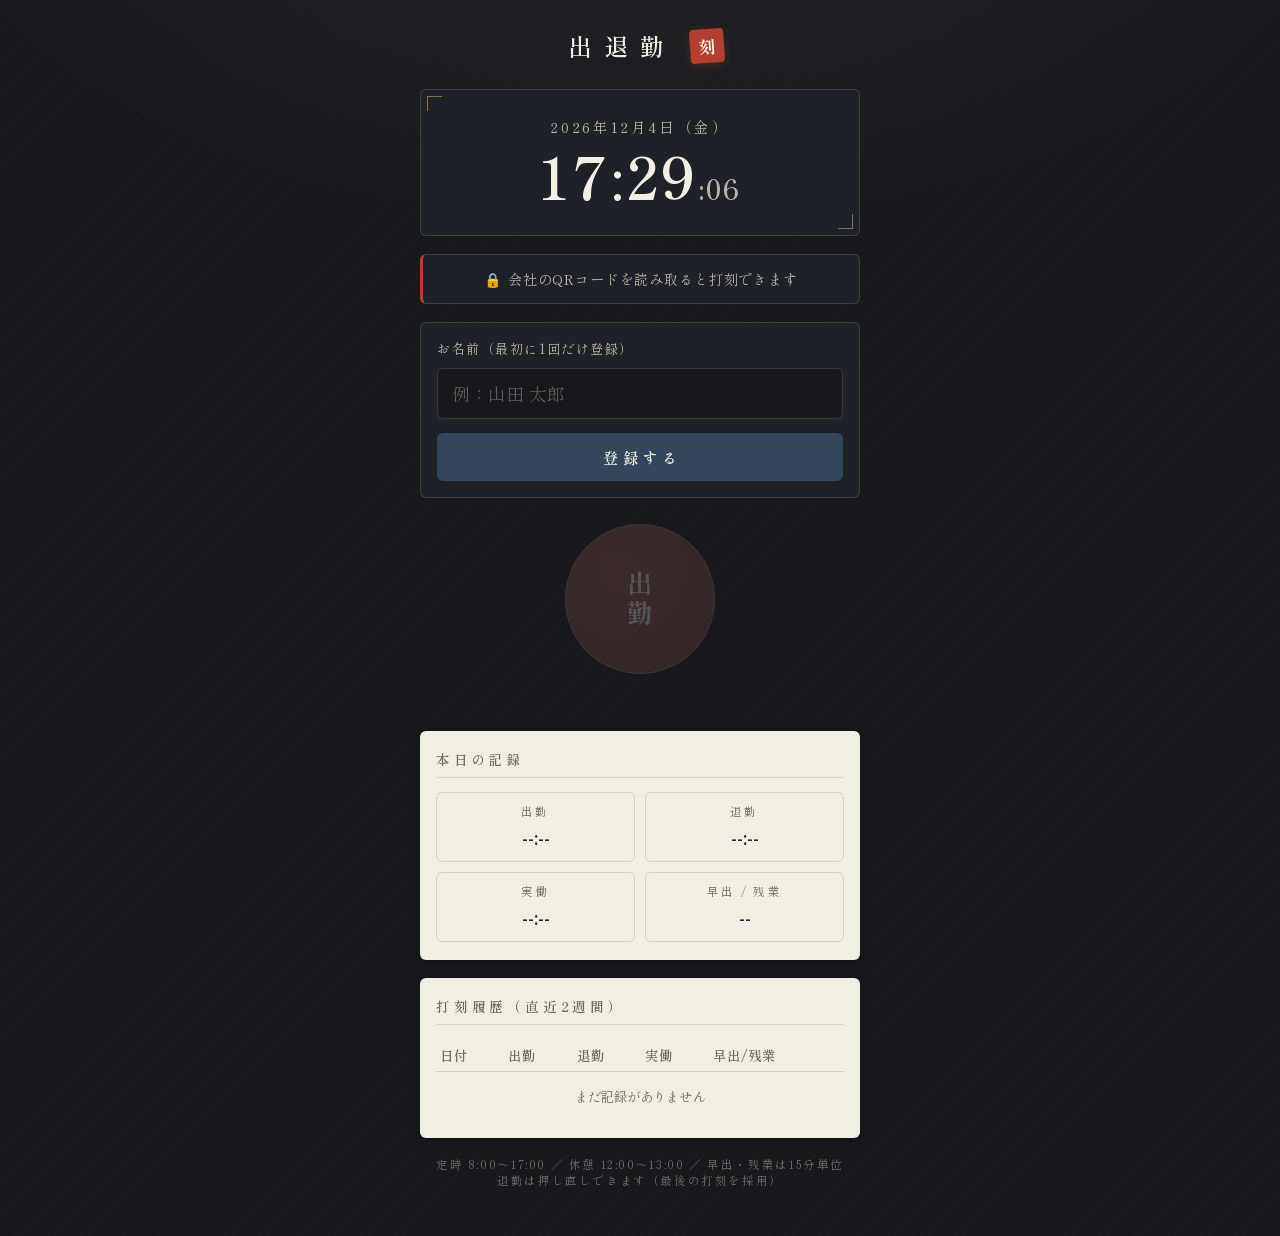
<file: index.html>
<!DOCTYPE html>
<html lang="ja">
<head>
  <meta charset="UTF-8">
  <meta name="viewport" content="width=device-width, initial-scale=1.0, maximum-scale=1.0">
  <title>出退勤 | timu-card</title>
  <link rel="preconnect" href="https://fonts.googleapis.com">
  <link rel="preconnect" href="https://fonts.gstatic.com" crossorigin>
  <link href="https://fonts.googleapis.com/css2?family=Shippori+Mincho:wght@500;600;700&display=swap" rel="stylesheet">
  <link rel="stylesheet" href="css/style.css">
</head>
<body>
  <div class="app">
    <header class="header">
      <h1>出退勤</h1>
      <span class="seal">刻</span>
    </header>

    <!-- 時計 -->
    <section class="clock-card">
      <div class="date" id="date"></div>
      <div class="clock" id="clock"></div>
    </section>

    <!-- QRゲート状態 -->
    <section class="qr-notice" id="qr-notice">
      <span id="qr-remain">🔒 会社のQRコードを読み取ると打刻できます</span>
    </section>

    <!-- 名前 -->
    <section class="name-card">
      <div id="name-edit">
        <label for="name-input">お名前（最初に1回だけ登録）</label>
        <input type="text" id="name-input" placeholder="例：山田 太郎" autocomplete="name">
        <button class="btn-save-name" id="save-name">登録する</button>
      </div>
      <div id="name-view" class="name-display hidden">
        <span class="name" id="name-text"></span>
        <button id="change-name">変更</button>
      </div>
    </section>

    <!-- 打刻ボタン（状態に応じて出勤/退勤を自動判定。8時前は早出ボタンも表示） -->
    <div class="punch-row" id="punch-row">
      <button class="punch-btn early hidden" id="punch-early">早出</button>
      <button class="punch-btn in" id="punch-btn">出勤</button>
    </div>
    <p class="early-hint hidden" id="early-hint">8時前の打刻：早出手当の対象は「早出」／そうでなければ「出勤」（勤務は8:00から計算）</p>

    <div class="message" id="message"></div>

    <!-- 本日の状況 -->
    <section class="status-card">
      <h2>本日の記録</h2>
      <div class="status-grid">
        <div class="status-item">
          <div class="label">出勤</div>
          <div class="value" id="status-in">--:--</div>
        </div>
        <div class="status-item">
          <div class="label">退勤</div>
          <div class="value" id="status-out">--:--</div>
        </div>
        <div class="status-item">
          <div class="label">実働</div>
          <div class="value" id="status-work">--:--</div>
        </div>
        <div class="status-item">
          <div class="label">早出 / 残業</div>
          <div class="value" id="status-extra">--</div>
        </div>
      </div>
    </section>

    <!-- 履歴 -->
    <section class="history-card">
      <h2>打刻履歴（直近2週間）</h2>
      <table class="history-table">
        <thead>
          <tr><th>日付</th><th>出勤</th><th>退勤</th><th>実働</th><th>早出/残業</th></tr>
        </thead>
        <tbody id="history-body"></tbody>
      </table>
      <div class="history-empty" id="history-empty">まだ記録がありません</div>
    </section>

    <p class="footer-note">定時 8:00〜17:00 ／ 休憩 12:00〜13:00 ／ 早出・残業は15分単位<br>退勤は押し直しできます（最後の打刻を採用）</p>
  </div>

  <script src="js/config.js"></script>
  <script src="js/token.js"></script>
  <script src="js/timecard.js"></script>
  <script src="js/app.js"></script>
</body>
</html>
</file>
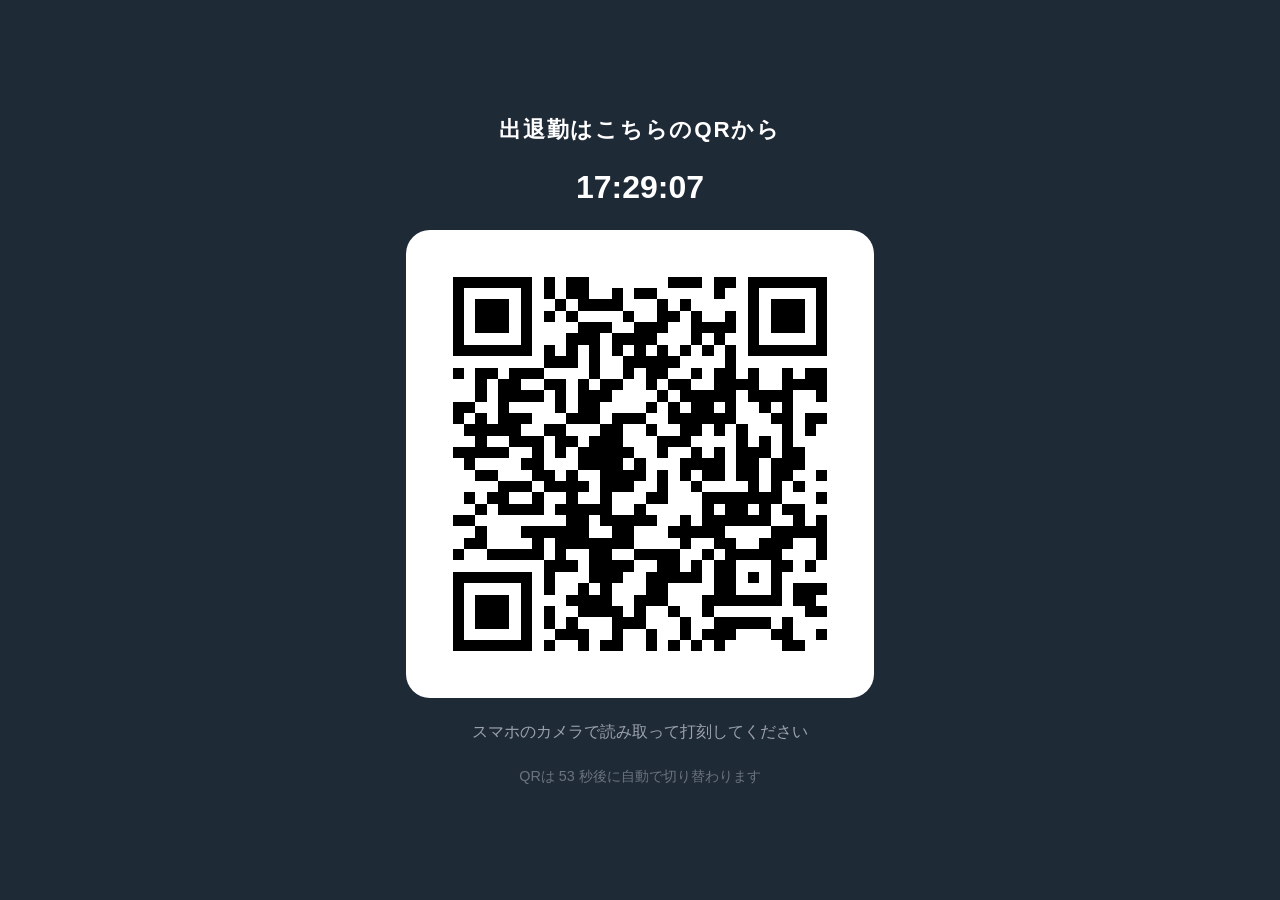
<file: display.html>
<!DOCTYPE html>
<html lang="ja">
<head>
  <meta charset="UTF-8">
  <meta name="viewport" content="width=device-width, initial-scale=1.0">
  <title>出退勤QR | timu-card</title>
  <style>
    * { margin: 0; padding: 0; box-sizing: border-box; }
    body {
      font-family: "Hiragino Kaku Gothic ProN", "Hiragino Sans", "Noto Sans JP", sans-serif;
      background: #1f2a37;
      color: #fff;
      min-height: 100vh;
      display: flex;
      flex-direction: column;
      align-items: center;
      justify-content: center;
      gap: 24px;
      padding: 24px;
      text-align: center;
    }
    h1 { font-size: 1.4rem; font-weight: 600; letter-spacing: 0.08em; }
    .clock { font-size: 2rem; font-weight: 700; font-variant-numeric: tabular-nums; }
    .qr-box {
      background: #fff;
      border-radius: 24px;
      padding: 24px;
      line-height: 0;
    }
    .qr-box img { width: min(70vw, 50vh, 420px); height: auto; image-rendering: pixelated; }
    .note { font-size: 1rem; color: #9ca3af; }
    .countdown { font-size: 0.9rem; color: #6b7280; font-variant-numeric: tabular-nums; }
  </style>
</head>
<body>
  <h1>出退勤はこちらのQRから</h1>
  <div class="clock" id="clock">--:--</div>
  <div class="qr-box"><img id="qr" alt="出退勤QRコード"></div>
  <p class="note">スマホのカメラで読み取って打刻してください</p>
  <p class="countdown" id="countdown"></p>

  <script src="js/qrcode.min.js"></script>
  <script src="js/config.js"></script>
  <script src="js/token.js"></script>
  <script>
    // 打刻アプリのURL（display.htmlと同じ場所のindex.htmlを指す）
    const APP_URL = location.href.replace(/display\.html.*$/, "");

    async function renderQr() {
      const token = await makeToken(TIMU_SECRET, Date.now());
      const qr = qrcode(0, "M");
      qr.addData(`${APP_URL}?t=${token}`);
      qr.make();
      document.getElementById("qr").src = qr.createDataURL(8, 16);
    }

    function tick() {
      const now = new Date();
      const hh = String(now.getHours()).padStart(2, "0");
      const mm = String(now.getMinutes()).padStart(2, "0");
      const ss = String(now.getSeconds()).padStart(2, "0");
      document.getElementById("clock").textContent = `${hh}:${mm}:${ss}`;
      const remain = Math.ceil(msUntilNextWindow(Date.now()) / 1000);
      document.getElementById("countdown").textContent = `QRは ${remain} 秒後に自動で切り替わります`;
    }

    // 窓の切り替わりに合わせてQRを更新し続ける
    function scheduleNext() {
      setTimeout(async () => {
        await renderQr();
        scheduleNext();
      }, msUntilNextWindow(Date.now()) + 200); // 境界ちょうどのズレ防止に+200ms
    }

    // 画面スリープ防止（対応ブラウザのみ・失敗しても動作に影響なし）
    async function keepAwake() {
      try {
        if ("wakeLock" in navigator) {
          await navigator.wakeLock.request("screen");
          document.addEventListener("visibilitychange", () => {
            if (document.visibilityState === "visible") keepAwake();
          });
        }
      } catch { /* 非対応・拒否時は何もしない */ }
    }

    renderQr();
    scheduleNext();
    tick();
    setInterval(tick, 1000);
    keepAwake();
  </script>
</body>
</html>
</file>
<file: css/style.css>
/* ============================================
   timu-card 和モダンテーマ
   墨色の背景 × 生成りの紙 × 朱色の判子
   ============================================ */

:root {
  /* 和の色 */
  --sumi: #16181c;        /* 墨 — 背景 */
  --sumi-2: #1e2127;      /* 墨（淡） — カード */
  --kinari: #f3efe4;      /* 生成り — 紙 */
  --kinari-dim: #b9b4a5;  /* 生成り（淡） — 補助文字 */
  --ink: #26282e;         /* 紙の上の文字 */
  --ink-sub: #6e6a5e;     /* 紙の上の補助文字 */
  --shu: #b3402f;         /* 朱 — 出勤・印 */
  --shu-bright: #c84b38;
  --ai: #32465c;          /* 藍鉄 — 退勤 */
  --rokusho: #3d6a58;     /* 緑青 — 認証済み */
  --gold: #b69256;
  --line-dark: rgba(243, 239, 228, 0.14);
  --line-paper: rgba(38, 40, 46, 0.14);
  --radius: 6px;
}

* {
  margin: 0;
  padding: 0;
  box-sizing: border-box;
}

html {
  -webkit-text-size-adjust: 100%;
}

body {
  font-family: "Shippori Mincho", "Hiragino Mincho ProN", "Yu Mincho", serif;
  background:
    radial-gradient(1200px 600px at 50% -10%, rgba(243, 239, 228, 0.05), transparent 60%),
    repeating-linear-gradient(135deg, rgba(243, 239, 228, 0.012) 0 2px, transparent 2px 6px),
    var(--sumi);
  color: var(--kinari);
  min-height: 100vh;
  display: flex;
  justify-content: center;
}

.app {
  width: 100%;
  max-width: 480px;
  padding: 28px 20px 48px;
}

/* ============ ヘッダー（表札風） ============ */
.header {
  display: flex;
  align-items: center;
  justify-content: center;
  gap: 14px;
  margin-bottom: 26px;
}

.header h1 {
  font-size: 1.5rem;
  font-weight: 600;
  letter-spacing: 0.5em;
  text-indent: 0.5em;
  color: var(--kinari);
}

.header .seal {
  width: 34px;
  height: 34px;
  background: var(--shu);
  color: var(--kinari);
  font-size: 1.05rem;
  font-weight: 700;
  display: flex;
  align-items: center;
  justify-content: center;
  border-radius: 4px;
  transform: rotate(-4deg);
  box-shadow: 0 2px 8px rgba(179, 64, 47, 0.35);
}

.header .subtitle {
  display: none;
}

/* ============ 時計（行灯風） ============ */
.clock-card {
  background: var(--sumi-2);
  border: 1px solid var(--line-dark);
  border-radius: var(--radius);
  padding: 26px 16px 30px;
  text-align: center;
  margin-bottom: 18px;
  position: relative;
}

/* 四隅の飾り（額縁の角金具イメージ） */
.clock-card::before,
.clock-card::after {
  content: "";
  position: absolute;
  width: 14px;
  height: 14px;
  border-color: var(--gold);
  border-style: solid;
  opacity: 0.7;
}

.clock-card::before {
  top: 6px;
  left: 6px;
  border-width: 1px 0 0 1px;
}

.clock-card::after {
  bottom: 6px;
  right: 6px;
  border-width: 0 1px 1px 0;
}

.date {
  font-size: 0.92rem;
  letter-spacing: 0.18em;
  color: var(--kinari-dim);
  margin-bottom: 10px;
}

.clock {
  font-size: 3.6rem;
  font-weight: 600;
  font-variant-numeric: tabular-nums;
  letter-spacing: 0.04em;
  color: var(--kinari);
  line-height: 1;
}

.clock .sec {
  font-size: 1.7rem;
  color: var(--kinari-dim);
}

/* ============ QRゲート札 ============ */
.qr-notice {
  background: var(--sumi-2);
  border: 1px solid var(--line-dark);
  border-left: 3px solid var(--shu);
  border-radius: var(--radius);
  padding: 14px 16px;
  text-align: center;
  font-size: 0.88rem;
  letter-spacing: 0.06em;
  color: var(--kinari-dim);
  margin-bottom: 18px;
}

.qr-notice.verified {
  border-left-color: var(--rokusho);
  color: #9fc4b4;
  font-variant-numeric: tabular-nums;
}

/* ============ 名前（木札風） ============ */
.name-card {
  background: var(--sumi-2);
  border: 1px solid var(--line-dark);
  border-radius: var(--radius);
  padding: 16px;
  margin-bottom: 18px;
}

.name-card label {
  display: block;
  font-size: 0.82rem;
  letter-spacing: 0.12em;
  color: var(--kinari-dim);
  margin-bottom: 10px;
}

.name-card input {
  width: 100%;
  font-family: inherit;
  font-size: 1.1rem;
  padding: 12px 14px;
  border: 1px solid var(--line-dark);
  border-radius: var(--radius);
  background: var(--sumi);
  color: var(--kinari);
}

.name-card input::placeholder {
  color: rgba(185, 180, 165, 0.45);
}

.name-display {
  display: flex;
  justify-content: space-between;
  align-items: baseline;
}

.name-display .name {
  font-size: 1.25rem;
  font-weight: 600;
  letter-spacing: 0.2em;
}

.name-display button {
  font-family: inherit;
  font-size: 0.78rem;
  letter-spacing: 0.1em;
  color: var(--kinari-dim);
  background: none;
  border: 1px solid var(--line-dark);
  border-radius: var(--radius);
  padding: 6px 14px;
}

.btn-save-name {
  width: 100%;
  margin-top: 14px;
  font-family: inherit;
  font-size: 0.95rem;
  font-weight: 600;
  letter-spacing: 0.3em;
  text-indent: 0.3em;
  color: var(--kinari);
  background: var(--ai);
  border: none;
  border-radius: var(--radius);
  padding: 13px;
}

/* ============ 打刻ボタン（朱印・藍印） ============ */
.punch-row {
  display: flex;
  justify-content: center;
  gap: 36px;
  margin: 26px 0 18px;
}

.punch-btn {
  width: 150px;
  height: 150px;
  border-radius: 50%;
  font-family: inherit;
  font-size: 1.6rem;
  font-weight: 700;
  letter-spacing: 0.1em;
  color: var(--kinari);
  writing-mode: vertical-rl;
  text-orientation: upright;
  display: flex;
  align-items: center;
  justify-content: center;
  transition: transform 0.08s, opacity 0.25s, box-shadow 0.25s;
}

.punch-btn:active {
  transform: scale(0.95);
}

/* 出勤 = 朱の印 */
.punch-btn.in {
  background: radial-gradient(circle at 35% 30%, var(--shu-bright), var(--shu) 70%);
  border: 1px solid rgba(243, 239, 228, 0.25);
  box-shadow:
    0 0 0 4px var(--sumi),
    0 0 0 5px rgba(179, 64, 47, 0.55),
    0 6px 20px rgba(179, 64, 47, 0.3);
}

/* 退勤 = 藍の印 */
.punch-btn.out {
  background: radial-gradient(circle at 35% 30%, #3e5570, var(--ai) 70%);
  border: 1px solid rgba(243, 239, 228, 0.25);
  box-shadow:
    0 0 0 4px var(--sumi),
    0 0 0 5px rgba(50, 70, 92, 0.65),
    0 6px 20px rgba(50, 70, 92, 0.35);
}

/* 早出 = 金茶の印（8時前のみ表示） */
.punch-btn.early {
  background: radial-gradient(circle at 35% 30%, #c7a36a, var(--gold) 70%);
  border: 1px solid rgba(243, 239, 228, 0.25);
  box-shadow:
    0 0 0 4px var(--sumi),
    0 0 0 5px rgba(182, 146, 86, 0.6),
    0 6px 20px rgba(182, 146, 86, 0.3);
}

/* 早出と出勤の2つ並ぶときは少し小さく */
.punch-row.dual .punch-btn {
  width: 124px;
  height: 124px;
  font-size: 1.45rem;
}

.early-hint {
  text-align: center;
  font-size: 0.78rem;
  letter-spacing: 0.05em;
  line-height: 1.7;
  color: var(--kinari-dim);
  margin: -6px 0 16px;
}

.punch-btn:disabled {
  opacity: 0.28;
  filter: grayscale(0.5);
  box-shadow: none;
}

/* ============ メッセージ ============ */
.message {
  text-align: center;
  font-size: 0.9rem;
  letter-spacing: 0.08em;
  color: var(--shu-bright);
  min-height: 1.5em;
  margin-bottom: 18px;
}

/* ============ 本日の記録・履歴（紙のカード） ============ */
.status-card,
.history-card {
  background:
    repeating-linear-gradient(0deg, rgba(38, 40, 46, 0.015) 0 1px, transparent 1px 3px),
    var(--kinari);
  color: var(--ink);
  border-radius: var(--radius);
  padding: 18px 16px;
  margin-bottom: 18px;
  box-shadow: 0 2px 10px rgba(0, 0, 0, 0.35);
}

.status-card h2,
.history-card h2 {
  font-size: 0.85rem;
  font-weight: 600;
  letter-spacing: 0.28em;
  color: var(--ink-sub);
  margin-bottom: 14px;
  padding-bottom: 8px;
  border-bottom: 1px solid var(--line-paper);
}

.status-grid {
  display: grid;
  grid-template-columns: 1fr 1fr;
  gap: 10px;
}

.status-item {
  border: 1px solid var(--line-paper);
  border-radius: var(--radius);
  padding: 10px 8px;
  text-align: center;
}

.status-item .label {
  font-size: 0.72rem;
  letter-spacing: 0.2em;
  color: var(--ink-sub);
  margin-bottom: 4px;
}

.status-item .value {
  font-size: 1.2rem;
  font-weight: 700;
  font-variant-numeric: tabular-nums;
  color: var(--ink);
}

/* 履歴 */
.history-table {
  width: 100%;
  border-collapse: collapse;
  font-size: 0.84rem;
}

.history-table th {
  font-weight: 600;
  letter-spacing: 0.08em;
  color: var(--ink-sub);
  text-align: left;
  padding: 6px 4px;
  border-bottom: 1px solid var(--line-paper);
}

.history-table td {
  padding: 9px 4px;
  border-bottom: 1px dashed var(--line-paper);
  font-variant-numeric: tabular-nums;
  color: var(--ink);
}

.history-empty {
  font-size: 0.84rem;
  color: var(--ink-sub);
  text-align: center;
  padding: 14px 0;
}

/* ============ フッター ============ */
.footer-note {
  text-align: center;
  font-size: 0.72rem;
  letter-spacing: 0.14em;
  color: rgba(185, 180, 165, 0.55);
}

.hidden {
  display: none !important;
}
</file>
